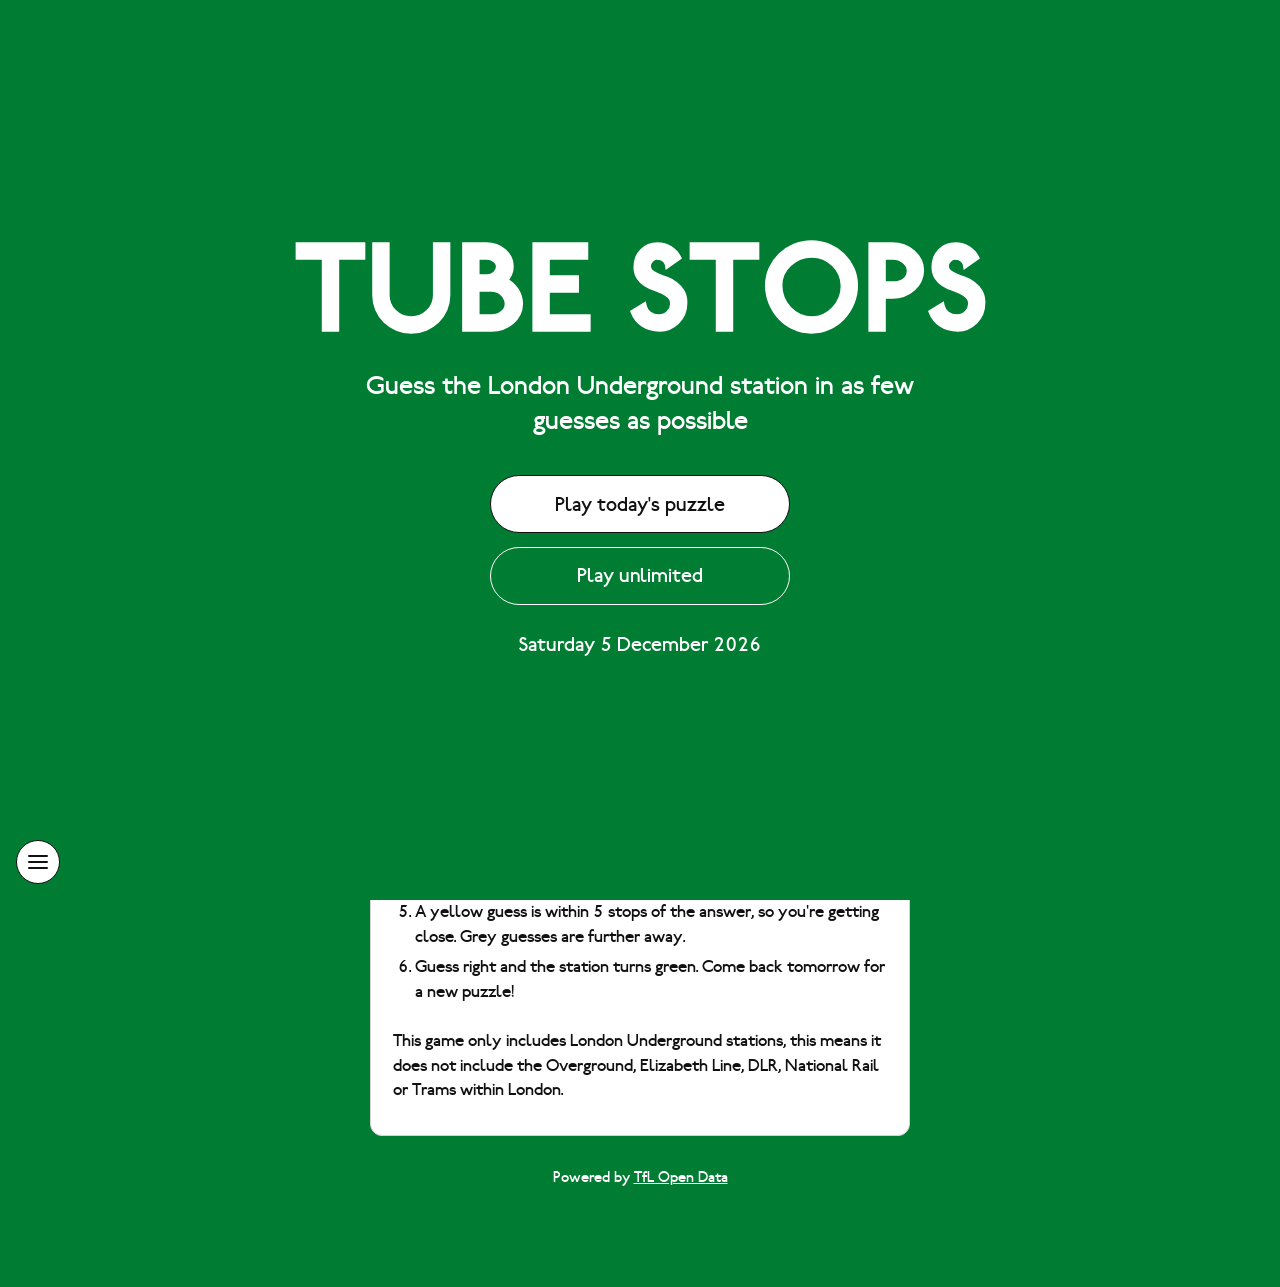
<file: index.html>
<!DOCTYPE html>
<html lang="en">
<head>
    <meta charset="UTF-8">
    <meta name="viewport" content="width=device-width, initial-scale=1.0">
    <meta name="theme-color" content="#f5f5f5">
    <script async src="https://pagead2.googlesyndication.com/pagead/js/adsbygoogle.js?client=ca-pub-7421548474949513"
     crossorigin="anonymous"></script>
    
     <script data-goatcounter="https://liamoreillygevert.goatcounter.com/count"
        async src="//gc.zgo.at/count.js"></script>
        
    <title>Tube Stops</title>

    <!-- Preview text when the link is shared (WhatsApp, iMessage, social media) -->
    <meta name="description" content="Guess the London Underground station from the tube lines that meet there. A new puzzle every day.">
    <meta property="og:type" content="website">
    <meta property="og:site_name" content="Tube Stops">
    <meta property="og:title" content="Tube Stops: the daily London Underground puzzle">
    <meta property="og:description" content="Guess the London Underground station from the tube lines that meet there. A new puzzle every day.">
    <meta name="twitter:card" content="summary">
    <meta name="twitter:title" content="Tube Stops: the daily London Underground puzzle">
    <meta name="twitter:description" content="Guess the London Underground station from the tube lines that meet there. A new puzzle every day.">
    <link rel="stylesheet" href="style.css">
</head>

<body class="on-landing">

<!-- Burger button: opens the side menu with links to both game modes -->
<button id="menu-button" class="menu-button" type="button" aria-label="Open menu" aria-controls="side-menu" aria-expanded="false">
    <svg viewBox="0 0 20 14" aria-hidden="true">
        <path d="M1 1h18M1 7h18M1 13h18" fill="none" stroke="currentColor" stroke-width="2" stroke-linecap="round"/>
    </svg>
</button>

<!-- Side menu, slides in from the left. game.js opens and closes it -->
<dialog id="side-menu" class="side-menu" aria-label="Menu">

    <!-- Inner box fills the panel, so a click on the dialog
         itself only happens on the blurred area outside -->
    <div class="menu-body">

        <button id="menu-close" class="menu-close" type="button" aria-label="Close menu">&times;</button>

        <p class="menu-title">TUBE STOPS</p>

        <nav class="menu-links" aria-label="Game modes">
            <a href="index.html" class="menu-link" aria-current="page">Daily puzzle</a>
            <a href="unlimited.html" class="menu-link">Unlimited</a>
        </nav>

        <div class="menu-footer">
            <p>Made by Liam and Chantal</p>
            <p>Contact us at <a href="mailto:tubestopsgame@gmail.com">tubestopsgame@gmail.com</a></p>
        </div>

    </div>

</dialog>

<!-- Landing screen, shown over the game until Play is pressed -->
<section class="landing" id="landing">

    <p class="landing-title" role="heading" aria-level="2">TUBE STOPS</p>

    <p class="landing-text">
        Guess the London Underground station in as few guesses as possible
    </p>

    <button id="play-button" class="play-button" type="button">
        Play today's puzzle
    </button>

    <!-- Random puzzles, one after another, on their own page -->
    <a href="unlimited.html" class="play-button unlimited-button">
        Play unlimited
    </a>

    <p class="landing-date" id="landing-date"></p>

</section>

<header class="title-stack" id="title-stack">
    <h1 class="title"><span id="title-text">TUBE STOPS</span></h1>
    <!-- Extra copies added by game.js as the page scrolls -->
    <div id="title-repeats" aria-hidden="true"></div>
</header>

<main class="game">

    <!-- The map is drawn by game.js from today's puzzle -->
    <div class="map-container">
        <svg id="tube-map" viewBox="0 0 400 260" role="img" aria-label="Tube lines meeting at the mystery station"></svg>
    </div>

    <div class="answer-area" id="answer-area">

        <input
            id="answer-input"
            type="text"
            placeholder="Answer..."
            autocomplete="off"
            spellcheck="false"
            role="combobox"
            aria-expanded="false"
            aria-controls="suggestions"
        >

        <ul id="suggestions" class="suggestions" role="listbox" hidden></ul>

    </div>

    <div id="result" class="row" hidden></div>

    <!-- Shown once today's puzzle is finished -->
    <a id="next-button" class="next-button" href="unlimited.html" hidden>Play unlimited</a>

    <div id="guesses"></div>

</main>

<!-- PLACEHOLDER: draft rules, edit the wording as needed.
     Numbers in <span data-rule> are filled in from game.js settings. -->
<section class="rules" aria-labelledby="rules-heading">

    <h2 id="rules-heading">How to play</h2>

    <p>
        Every day there's a new mystery London Underground station.
        The map shows the tube lines that meet there. Can you name it?
    </p>

    <ol>
        <li>Count the lines: each line crossing the centre circle is a different tube line, so if you see 3 lines, the answer is a station on 3 tube lines.</li>
        <li>Start typing a station name and pick it from the list. You have <span data-rule="max">10</span> guesses.</li>
        <li>After <span data-rule="colours">3</span> wrong guesses, the lines show their colours.</li>
        <li>After <span data-rule="stops">7</span> wrong guesses, the next stop on each line is revealed.</li>
        <li>A yellow guess is within <span data-rule="close">5</span> stops of the answer, so you're getting close. Grey guesses are further away.</li>
        <li>Guess right and the station turns green. Come back tomorrow for a new puzzle!</li>
    </ol>

    <p>
        <br>
        <i>This game only includes London Underground stations, this means it does not include the Overground, Elizabeth Line, DLR, National Rail or Trams within London.</i>
    </p>

</section>

<!-- Credit required by TfL's open data terms -->
<footer class="credit">
    Powered by <a href="https://tfl.gov.uk/info-for/open-data-users/" target="_blank" rel="noopener noreferrer">TfL Open Data</a>
</footer>

<!-- End-of-game pop-up, filled in by game.js -->
<dialog id="end-popup" class="popup" aria-labelledby="popup-heading">

    <!-- Inner box holds the padding, so a click on the dialog
         itself only happens on the dark area outside -->
    <div class="popup-body">

        <h2 id="popup-heading" class="popup-heading"></h2>
        <p id="popup-station" class="popup-station"></p>
        <p id="popup-message" class="popup-message"></p>

        <div class="popup-buttons">
            <a id="popup-next" class="popup-close popup-next" href="unlimited.html">Play unlimited</a>
            <button id="popup-close" class="popup-close" type="button" autofocus>Close</button>
        </div>

    </div>

</dialog>

<!-- Opens TfL's tube map in a new tab for players who want help -->
<a
    class="easy-mode"
    href="https://tfl.gov.uk/maps/track"
    target="_blank"
    rel="noopener noreferrer"
    aria-label="Extra hint: open the TfL tube map in a new tab"
>Extra hint <span aria-hidden="true">↗</span></a>

<!-- Testing only: cycles through every puzzle in puzzles.js -->
<button id="test-button" class="test-button" type="button"></button>

<script src="stations.js"></script>
<script src="connections.js"></script>
<script src="puzzles.js"></script>
<script src="game.js"></script>

</body>
</html>
</file>
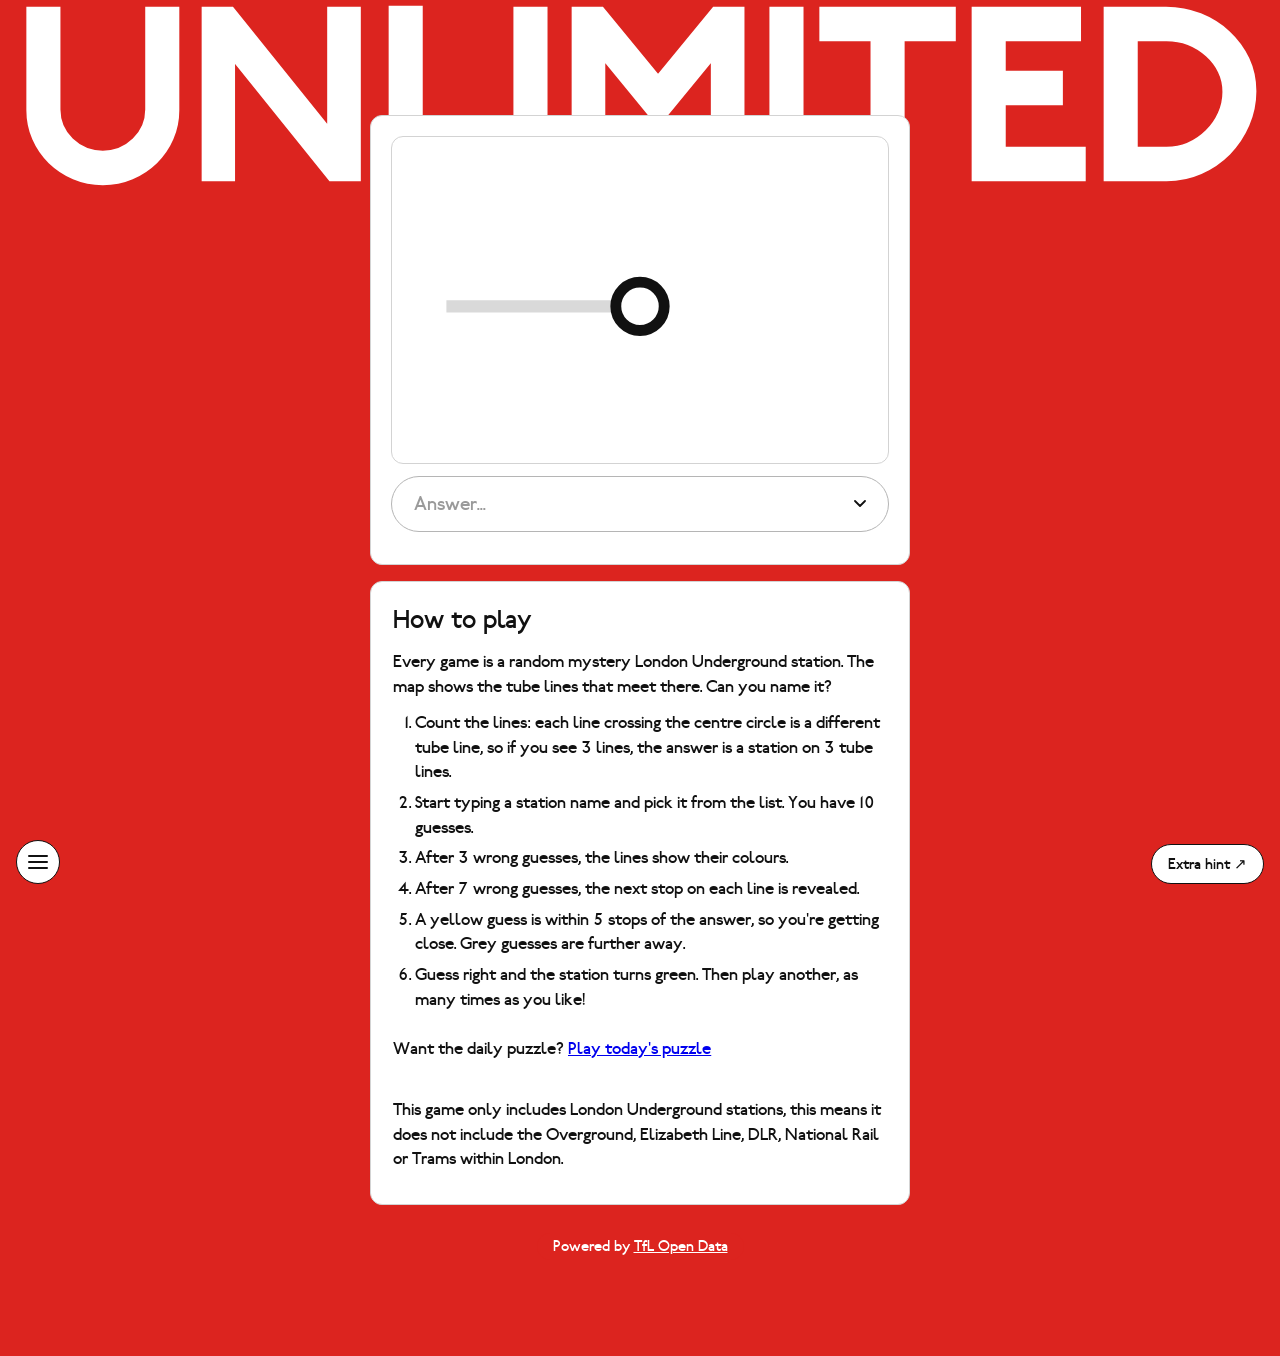
<file: unlimited.html>
<!DOCTYPE html>
<html lang="en">
<head>
    <meta charset="UTF-8">
    <meta name="viewport" content="width=device-width, initial-scale=1.0">
    <meta name="theme-color" content="#f5f5f5">
    <script async src="https://pagead2.googlesyndication.com/pagead/js/adsbygoogle.js?client=ca-pub-7421548474949513"
     crossorigin="anonymous"></script>
    <title>Tube Stops Unlimited</title>
    <meta name="description" content="Guess the London Underground station from the tube lines that meet there. Play as many random puzzles as you like.">
    <link rel="stylesheet" href="style.css">
</head>

<!-- data-mode tells game.js to play random puzzles back to back -->
<body data-mode="unlimited">

<!-- Burger button: opens the side menu with links to both game modes -->
<button id="menu-button" class="menu-button" type="button" aria-label="Open menu" aria-controls="side-menu" aria-expanded="false">
    <svg viewBox="0 0 20 14" aria-hidden="true">
        <path d="M1 1h18M1 7h18M1 13h18" fill="none" stroke="currentColor" stroke-width="2" stroke-linecap="round"/>
    </svg>
</button>

<!-- Side menu, slides in from the left. game.js opens and closes it -->
<dialog id="side-menu" class="side-menu" aria-label="Menu">

    <!-- Inner box fills the panel, so a click on the dialog
         itself only happens on the blurred area outside -->
    <div class="menu-body">

        <button id="menu-close" class="menu-close" type="button" aria-label="Close menu">&times;</button>

        <p class="menu-title">TUBE STOPS</p>

        <nav class="menu-links" aria-label="Game modes">
            <a href="index.html" class="menu-link">Daily puzzle</a>
            <a href="unlimited.html" class="menu-link" aria-current="page">Unlimited</a>
        </nav>

        <div class="menu-footer">
            <p>Made by Liam and Chantal</p>
            <p>Contact us at <a href="mailto:tubestopsgame@gmail.com">tubestopsgame@gmail.com</a></p>
        </div>

    </div>

</dialog>

<header class="title-stack" id="title-stack">
    <h1 class="title"><span id="title-text">UNLIMITED</span></h1>
    <!-- Extra copies added by game.js as the page scrolls -->
    <div id="title-repeats" aria-hidden="true"></div>
</header>

<main class="game">

    <!-- The map is drawn by game.js from the current puzzle -->
    <div class="map-container">
        <svg id="tube-map" viewBox="0 0 400 260" role="img" aria-label="Tube lines meeting at the mystery station"></svg>
    </div>

    <div class="answer-area" id="answer-area">

        <input
            id="answer-input"
            type="text"
            placeholder="Answer..."
            autocomplete="off"
            spellcheck="false"
            role="combobox"
            aria-expanded="false"
            aria-controls="suggestions"
        >

        <ul id="suggestions" class="suggestions" role="listbox" hidden></ul>

    </div>

    <div id="result" class="row" hidden></div>

    <button id="next-button" class="next-button" type="button" hidden>Play another</button>

    <div id="guesses"></div>

</main>

<!-- PLACEHOLDER: draft rules, edit the wording as needed.
     Numbers in <span data-rule> are filled in from game.js settings. -->
<section class="rules" aria-labelledby="rules-heading">

    <h2 id="rules-heading">How to play</h2>

    <p>
        Every game is a random mystery London Underground station.
        The map shows the tube lines that meet there. Can you name it?
    </p>

    <ol>
        <li>Count the lines: each line crossing the centre circle is a different tube line, so if you see 3 lines, the answer is a station on 3 tube lines.</li>
        <li>Start typing a station name and pick it from the list. You have <span data-rule="max">10</span> guesses.</li>
        <li>After <span data-rule="colours">3</span> wrong guesses, the lines show their colours.</li>
        <li>After <span data-rule="stops">7</span> wrong guesses, the next stop on each line is revealed.</li>
        <li>A yellow guess is within <span data-rule="close">5</span> stops of the answer, so you're getting close. Grey guesses are further away.</li>
        <li>Guess right and the station turns green. Then play another, as many times as you like!</li>
    </ol>

    <p>
        <br>
        Want the daily puzzle? <a href="index.html">Play today's puzzle</a>
    </p>

    <p>
        <br>
        <i>This game only includes London Underground stations, this means it does not include the Overground, Elizabeth Line, DLR, National Rail or Trams within London.</i>
    </p>

</section>

<!-- Credit required by TfL's open data terms -->
<footer class="credit">
    Powered by <a href="https://tfl.gov.uk/info-for/open-data-users/" target="_blank" rel="noopener noreferrer">TfL Open Data</a>
</footer>

<!-- End-of-game pop-up, filled in by game.js -->
<dialog id="end-popup" class="popup" aria-labelledby="popup-heading">

    <!-- Inner box holds the padding, so a click on the dialog
         itself only happens on the dark area outside -->
    <div class="popup-body">

        <h2 id="popup-heading" class="popup-heading"></h2>
        <p id="popup-station" class="popup-station"></p>
        <p id="popup-message" class="popup-message"></p>

        <div class="popup-buttons">
            <button id="popup-next" class="popup-close popup-next" type="button" autofocus>Play another</button>
            <button id="popup-close" class="popup-close" type="button">Close</button>
        </div>

    </div>

</dialog>

<!-- Opens TfL's tube map in a new tab for players who want help -->
<a
    class="easy-mode"
    href="https://tfl.gov.uk/maps/track"
    target="_blank"
    rel="noopener noreferrer"
    aria-label="Extra hint: open the TfL tube map in a new tab"
>Extra hint <span aria-hidden="true">↗</span></a>

<!-- Testing only: hidden in unlimited, kept so game.js finds it -->
<button id="test-button" class="test-button" type="button" hidden></button>

<script src="stations.js"></script>
<script src="connections.js"></script>
<script src="puzzles.js"></script>
<script src="game.js"></script>

</body>
</html>
</file>
<file: style.css>
/* =====================================
   FONT
   Railway by Greg Fleming, an open-source
   version of Edward Johnston's 1916 Underground
   typeface (SIL Open Font License, see fonts/).
   It only comes in one weight, so text is set
   at 400 rather than letting the browser fake bold.
   ===================================== */

@font-face {
    font-family: "Railway";
    src:
        url("fonts/railway.woff") format("woff"),
        url("fonts/Railway.otf") format("opentype");
    font-weight: 400;
    font-style: normal;
    font-display: swap;
}

* {
    box-sizing: border-box;
}

[hidden] {
    display: none !important;
}

:root {
    --page: #f5f5f5;   /* replaced daily with a tube line colour by game.js */
    --on-page: #ffffff;  /* text on the page colour; black on light lines */
    --card: #ffffff;
    --panel: #ffffff;
    --ink: #111111;
    --border: #d3d3d3;          /* thin outlines on cards, map and pills */
    --border-strong: #b5b5b5;
    --placeholder: #9a9a9a;
    --wrong: #fdf3d8;
    --wrong-border: #e5b53f;
    --far: #eeeeee;
    --far-border: #c8c8c8;
    --correct: #6aaa64;
    --hover: #f3f3f3;
    --radius: 12px;

    --font: "Railway", "Gill Sans", "Gill Sans MT", -apple-system,
        BlinkMacSystemFont, "Helvetica Neue", Arial, sans-serif;

    /* Sizes below are for phones; tablet and desktop override them */
    --card-width: 440px;
    --card-padding: 14px;
    --title-top: 10px;
    --title-spacing: 0.05em;
    --row-height: 52px;
    --row-text: 18px;
    --gap: 10px;
    --label-size: 18px;   /* in map units; the map shrinks on phones */
}

html {
    -webkit-text-size-adjust: 100%;
}

body {
    margin: 0;
    min-height: 100vh;

    position: relative;
    overflow-x: hidden;

    /* Bottom padding leaves room to scroll past the test button */
    padding: 0 16px 80px;

    display: flex;
    flex-direction: column;
    align-items: center;

    background-color: var(--page);

    font-family: var(--font);
    font-weight: 400;
    font-synthesis: none;
    color: var(--ink);
}


/* =====================================
   TITLE
   Giant white lettering fixed behind the page.
   game.js sizes it to fill the screen width, stores
   its height in --title-height, and reveals extra
   copies of the title underneath as the page scrolls.
   ===================================== */

.title-stack {
    position: fixed;
    top: var(--title-top);
    left: 0;
    right: 0;
    z-index: 0;

    text-align: center;
    white-space: nowrap;
    color: var(--on-page);

    font-size: 15vw;   /* rough size until game.js measures it */
    font-weight: 400;

    /* Railway has no bold, so thicken the strokes */
    -webkit-text-stroke: 0.045em currentColor;

    /* Extra room between letters, since the thicker strokes close the gaps */
    letter-spacing: var(--title-spacing);

    pointer-events: none;
    user-select: none;
}

.title,
.title-repeat {
    margin: 0;

    /* Letter-spacing also adds a gap after the last letter; matching
       it on the left keeps the words centred */
    padding-left: var(--title-spacing);
    font-size: 1em;
    font-weight: 400;
    line-height: 0.78;
}

.title-repeat {
    margin-top: 0.08em;
    opacity: 0;
    transform: translateY(-20%);
    transition: opacity 0.25s ease, transform 0.25s ease;
}

.title-repeat.shown {
    opacity: 1;
    transform: none;
}

@media (prefers-reduced-motion: reduce) {
    .title-repeat {
        transform: none;
        transition: none;
    }
}


/* =====================================
   CARD
   ===================================== */

/* On phones the card sits just below the title */
.game {
    position: relative;
    z-index: 2;   /* above the rules card, so the dropdown can overlap it */

    width: 100%;
    max-width: var(--card-width);
    margin-top: calc(var(--title-top) + var(--title-height, 13vw) + 14px);
    padding: var(--card-padding);

    background: var(--card);
    border: 1px solid var(--border);
    border-radius: var(--radius);
}


/* =====================================
   RULES
   ===================================== */

.rules {
    position: relative;
    z-index: 1;

    width: 100%;
    max-width: var(--card-width);
    margin-top: 16px;
    padding: 20px 22px;

    background: var(--card);
    border: 1px solid var(--border);
    border-radius: var(--radius);

    font-size: 17px;
    line-height: 1.45;
}

.rules h2 {
    margin: 0 0 10px;
    font-size: 26px;
    font-weight: 400;
}

.rules p {
    margin: 0 0 12px;
}

.rules ol {
    margin: 0;
    padding-left: 22px;
}

.rules li + li {
    margin-top: 6px;
}


/* =====================================
   CREDIT
   ===================================== */

.credit {
    position: relative;
    z-index: 1;

    margin-top: 28px;
    padding: 6px 16px;

    /* Its own backing, so it stays readable over the big background title */
    background: var(--page);
    border-radius: 999px;

    text-align: center;
    font-size: 15px;
    color: var(--on-page);
}

.credit a {
    color: inherit;
}


/* =====================================
   MAP
   ===================================== */

.map-container {
    padding: 6px;

    background: var(--panel);
    border: 1px solid var(--border);
    border-radius: var(--radius);
}

#tube-map {
    width: 100%;
    display: block;
}

.tube-line {
    stroke-width: 10;
    stroke-linecap: butt;
    transition: stroke 0.5s ease;
}

/* The white outline cuts a small gap between line and dot */
/* A thin white outline keeps side-by-side dots (12 apart) from merging */
.stop {
    stroke: var(--panel);
    stroke-width: 1.5;
    transition: fill 0.5s ease, opacity 0.5s ease;
}

/* End dots stay hidden until the next stops are revealed */
.stop.hidden {
    opacity: 0;
}

/* White circle with a black ring, like an interchange on the tube map */
.central-station {
    fill: #ffffff;
    stroke: var(--ink);
    stroke-width: 9;
}

.station-label {
    font-family: var(--font);
    font-size: var(--label-size);
    fill: var(--ink);
    transition: opacity 0.5s ease;

    /* White halo keeps labels readable where they cross a line */
    stroke: var(--panel);
    stroke-width: 5px;
    stroke-linejoin: round;
    paint-order: stroke;
}

.station-label.hidden {
    opacity: 0;
}

/* Small name written inside each line once the colours show */
.line-name {
    font-family: var(--font);
    font-size: 7px;   /* in map units: fits inside the 10-wide line */
    letter-spacing: 0.02em;
    pointer-events: none;
    transition: opacity 0.5s ease, fill 0.5s ease;
}

.line-name.hidden {
    opacity: 0;
}

@keyframes fade-in {
    from { opacity: 0; }
    to { opacity: 1; }
}


/* =====================================
   ANSWER + GUESS ROWS
   ===================================== */

.answer-area {
    position: relative;
    margin-top: var(--gap);
}

#answer-input,
.row {
    width: 100%;
    height: var(--row-height);
    padding: 0 22px;

    display: flex;
    align-items: center;

    background: var(--panel);
    border: 1px solid var(--border-strong);
    border-radius: 999px;

    font-family: var(--font);
    font-size: var(--row-text);   /* 16px or more stops iOS zooming in */
    font-weight: 400;
    color: var(--ink);
}

#answer-input {
    outline: none;
    -webkit-appearance: none;
    appearance: none;

    /* Small arrow on the right so it reads as a dropdown */
    padding-right: 48px;
    background-image: url("data:image/svg+xml,%3Csvg xmlns='http://www.w3.org/2000/svg' viewBox='0 0 12 8'%3E%3Cpath d='M1 1l5 5 5-5' fill='none' stroke='%23111' stroke-width='1.8' stroke-linecap='round' stroke-linejoin='round'/%3E%3C/svg%3E");
    background-repeat: no-repeat;
    background-position: right 22px center;
    background-size: 12px 8px;
}

#answer-input::placeholder {
    color: var(--placeholder);
}

#answer-input:focus {
    border-color: var(--ink);
}

#result {
    margin-top: var(--gap);
}

#guesses {
    display: flex;
    flex-direction: column;
    gap: var(--gap);
    margin-top: var(--gap);
}

/* Wrong but within a few stops of the answer */
.row.close {
    background: var(--wrong);
    border-color: var(--wrong-border);
}

/* Wrong and further away */
.row.far {
    background: var(--far);
    border-color: var(--far-border);
}

.row.correct {
    background: var(--correct);
    border-color: var(--correct);
    color: #ffffff;
}

.row.revealed {
    background: var(--ink);
    border-color: var(--ink);
    color: #ffffff;
}

.row {
    animation: fade-in 0.3s ease;
}

/* Once the game ends: Play another (unlimited) or a link to unlimited (daily) */
.next-button {
    display: flex;
    align-items: center;
    justify-content: center;
    width: 100%;
    height: var(--row-height);
    margin-top: var(--gap);

    background: var(--panel);
    color: var(--ink);
    border: 1px solid var(--ink);
    border-radius: 999px;

    font-family: var(--font);
    font-size: var(--row-text);
    text-decoration: none;
    cursor: pointer;
    animation: fade-in 0.3s ease;
}

.next-button:hover {
    background: var(--hover);
}


/* =====================================
   DROPDOWN
   ===================================== */

.suggestions {
    position: absolute;
    top: calc(var(--row-height) + 6px);
    left: 0;
    right: 0;
    z-index: 10;

    /* Short enough to stay above a phone's on-screen keyboard */
    max-height: min(300px, 40vh);
    overflow-y: auto;
    -webkit-overflow-scrolling: touch;
    margin: 0;
    padding: 4px;
    list-style: none;

    background: var(--panel);
    border: 1px solid var(--border);
    border-radius: var(--radius);
    box-shadow: 0 6px 16px rgba(0, 0, 0, 0.08);
}

.suggestions li {
    padding: 12px 18px;
    border-radius: 8px;

    font-size: var(--row-text);
    cursor: pointer;
    -webkit-tap-highlight-color: transparent;
}

.suggestions li.active {
    background: var(--hover);
}

/* Only show hover on devices with a real pointer, so taps don't stick */
@media (hover: hover) {
    .suggestions li:hover {
        background: var(--hover);
    }
}

.suggestions li.empty {
    color: var(--placeholder);
    cursor: default;
    background: none;
}


/* =====================================
   LANDING SCREEN
   Covers the game until Play is pressed. Uses the
   same daily tube-line colour as the page.
   ===================================== */

body.on-landing {
    overflow: hidden;
}

.landing {
    position: fixed;
    inset: 0;
    z-index: 15;   /* above the game, below the test button */

    display: flex;
    flex-direction: column;
    align-items: center;
    justify-content: center;
    padding: 24px 16px;

    background: var(--page);
    color: var(--on-page);
    text-align: center;

    transition: opacity 0.3s ease;
}

.landing.leaving {
    opacity: 0;
    pointer-events: none;
}

.landing-title {
    margin: 0;

    font-size: min(14vw, 120px);
    line-height: 0.8;
    white-space: nowrap;

    /* Same treatment as the background title */
    -webkit-text-stroke: 0.045em currentColor;
    letter-spacing: var(--title-spacing);
    padding-left: var(--title-spacing);
}

.landing-text {
    max-width: 22em;
    margin: 28px 0 0;

    font-size: clamp(19px, 2.2vw, 26px);
    line-height: 1.35;
}

.play-button {
    min-width: min(300px, 100%);
    height: 58px;
    margin-top: 36px;
    padding: 0 40px;

    background: #ffffff;
    color: var(--ink);
    border: 1px solid var(--ink);
    border-radius: 999px;

    font-family: var(--font);
    font-size: 20px;

    cursor: pointer;
    transition: transform 0.15s ease;
}

.play-button:hover {
    transform: scale(1.03);
}

.play-button:focus-visible {
    outline: 3px solid var(--on-page);
    outline-offset: 3px;
}

/* Link to unlimited.html: an outline version of the Play button */
.unlimited-button {
    display: inline-flex;
    align-items: center;
    justify-content: center;
    margin-top: 14px;

    background: transparent;
    color: var(--on-page);
    border-color: var(--on-page);

    text-decoration: none;
}

.landing-date {
    margin: 30px 0 0;
    font-size: 20px;
}

@media (prefers-reduced-motion: reduce) {
    .landing,
    .play-button {
        transition: none;
    }
}


/* =====================================
   END-OF-GAME POP-UP
   ===================================== */

.popup {
    width: min(400px, calc(100% - 32px));
    padding: 0;

    background: var(--card);
    color: var(--ink);
    border: 1px solid var(--border);
    border-top: 8px solid var(--page);   /* today's line colour */
    border-radius: var(--radius);
    box-shadow: 0 12px 40px rgba(0, 0, 0, 0.25);

    font-family: var(--font);
    text-align: center;
}

.popup[open] {
    animation: popup-in 0.3s ease;
}

.popup-body {
    position: relative;
    padding: 36px 28px 28px;
}

.popup::backdrop {
    background: rgba(0, 0, 0, 0.45);
}

@keyframes popup-in {
    from { opacity: 0; transform: translateY(12px) scale(0.97); }
    to { opacity: 1; transform: none; }
}

.popup-heading {
    margin: 0;
    font-size: 26px;
    font-weight: 400;
}

.popup-station {
    margin: 16px 0 0;
    font-size: 38px;
    line-height: 1.1;
}

/* A darker green than the guess pill, so the name is easy to read */
.popup.won .popup-station {
    color: #3f7f3a;
}

.popup-message {
    margin: 16px 0 0;
    font-size: 19px;
}

.popup-close {
    min-width: 160px;
    height: 50px;
    margin-top: 26px;
    padding: 0 32px;

    background: var(--panel);
    color: var(--ink);
    border: 1px solid var(--ink);
    border-radius: 999px;

    font-family: var(--font);
    font-size: 18px;
    cursor: pointer;
}

.popup-close:hover {
    background: var(--hover);
}

/* Play another (or Play unlimited) sits beside Close */
.popup-buttons {
    display: flex;
    flex-wrap: wrap;
    justify-content: center;
    gap: 10px;
    margin-top: 26px;
}

.popup-buttons .popup-close {
    display: inline-flex;
    align-items: center;
    justify-content: center;
    min-width: 140px;
    margin-top: 0;
    text-decoration: none;
}

.popup-next {
    background: var(--ink);
    color: #ffffff;
}

.popup-next:hover {
    background: #333333;
}

@media (prefers-reduced-motion: reduce) {
    .popup[open] {
        animation: none;
    }
}


/* =====================================
   SIDE MENU
   Burger button in the bottom-left corner opens a
   panel that slides in from the left, blurring
   the page behind it.
   ===================================== */

.menu-button {
    position: fixed;
    left: 16px;
    bottom: calc(16px + env(safe-area-inset-bottom));
    z-index: 25;   /* above the landing screen and the corner buttons */

    width: 44px;
    height: 44px;
    padding: 0;

    display: flex;
    align-items: center;
    justify-content: center;

    background: var(--panel);
    color: var(--ink);
    border: 1px solid var(--ink);
    border-radius: 999px;

    cursor: pointer;
    -webkit-tap-highlight-color: transparent;
}

.menu-button svg {
    width: 20px;
    height: 14px;
}

.menu-button:hover {
    background: var(--hover);
}

.menu-button:focus-visible {
    outline: 3px solid var(--on-page);
    outline-offset: 3px;
}

.side-menu {
    /* Undo the browser's centred dialog so it hugs the left edge */
    position: fixed;
    inset: 0 auto 0 0;
    width: min(320px, 85vw);
    height: 100%;
    max-width: none;
    max-height: none;
    margin: 0;
    padding: 0;

    background: var(--card);
    color: var(--ink);
    border: none;
    border-right: 8px solid var(--page);   /* today's line colour */
    box-shadow: 0 0 40px rgba(0, 0, 0, 0.25);

    font-family: var(--font);
}

.side-menu[open] {
    animation: menu-in 0.3s ease;
}

.side-menu.closing {
    animation: menu-out 0.25s ease forwards;
}

.side-menu::backdrop {
    background: rgba(0, 0, 0, 0.25);
    -webkit-backdrop-filter: blur(6px);
    backdrop-filter: blur(6px);
}

.side-menu[open]::backdrop {
    animation: fade-in 0.3s ease;
}

.side-menu.closing::backdrop {
    animation: fade-out 0.25s ease forwards;
}

@keyframes menu-in {
    from { transform: translateX(-100%); }
    to { transform: none; }
}

@keyframes menu-out {
    from { transform: none; }
    to { transform: translateX(-100%); }
}

@keyframes fade-out {
    from { opacity: 1; }
    to { opacity: 0; }
}

.menu-body {
    height: 100%;
    padding: calc(24px + env(safe-area-inset-top)) 22px calc(24px + env(safe-area-inset-bottom));

    display: flex;
    flex-direction: column;
    overflow-y: auto;
}

.menu-close {
    position: absolute;
    top: calc(14px + env(safe-area-inset-top));
    right: 14px;

    width: 40px;
    height: 40px;
    padding: 0;

    background: none;
    color: var(--ink);
    border: none;
    border-radius: 999px;

    font-family: var(--font);
    font-size: 30px;
    line-height: 1;
    cursor: pointer;
}

.menu-close:hover {
    background: var(--hover);
}

.menu-close:focus-visible,
.menu-link:focus-visible,
.menu-footer a:focus-visible {
    outline: 2px solid var(--ink);
    outline-offset: 3px;
}

.menu-title {
    margin: 6px 0 0;
    padding-left: var(--title-spacing);

    font-size: 34px;
    line-height: 0.9;
    letter-spacing: var(--title-spacing);
    -webkit-text-stroke: 0.045em currentColor;   /* same as the big title */
}

.menu-links {
    display: flex;
    flex-direction: column;
    gap: var(--gap);
    margin-top: 32px;
}

/* Pills like the guess rows; the page you're on is filled in */
.menu-link {
    display: flex;
    align-items: center;
    height: var(--row-height);
    padding: 0 22px;

    background: var(--panel);
    color: var(--ink);
    border: 1px solid var(--ink);
    border-radius: 999px;

    font-size: var(--row-text);
    text-decoration: none;
}

.menu-link:hover {
    background: var(--hover);
}

.menu-link[aria-current="page"] {
    background: var(--ink);
    color: #ffffff;
}

/* Pinned to the bottom of the panel */
.menu-footer {
    margin-top: auto;
    padding-top: 24px;
    border-top: 1px solid var(--border);

    font-size: 16px;
    line-height: 1.4;
}

.menu-footer p {
    margin: 0;
}

.menu-footer p + p {
    margin-top: 6px;
}

.menu-footer a {
    color: inherit;
    overflow-wrap: anywhere;   /* long email address on narrow phones */
}

@media (prefers-reduced-motion: reduce) {
    .side-menu[open],
    .side-menu.closing,
    .side-menu[open]::backdrop,
    .side-menu.closing::backdrop {
        animation: none;
    }
}


/* =====================================
   EASY MODE LINK
   ===================================== */

.easy-mode {
    position: fixed;
    right: 16px;
    bottom: calc(16px + env(safe-area-inset-bottom));
    z-index: 20;

    padding: 10px 16px;

    background: var(--panel);
    color: var(--ink);
    border: 1px solid var(--ink);
    border-radius: 999px;

    font-family: var(--font);
    font-size: 15px;
    text-decoration: none;
}

.easy-mode:hover {
    background: var(--hover);
}

.easy-mode:focus-visible {
    outline: 3px solid var(--on-page);
    outline-offset: 3px;
}

/* Only offered once the game is showing */
body.on-landing .easy-mode {
    display: none;
}


/* =====================================
   TEST BUTTON
   ===================================== */

.test-button {
    position: fixed;
    left: 72px;   /* beside the burger button */
    bottom: calc(16px + env(safe-area-inset-bottom));
    z-index: 20;

    padding: 10px 14px;

    background: var(--ink);
    color: #ffffff;
    border: none;
    border-radius: 999px;
    box-shadow: 0 0 0 2px rgba(255, 255, 255, 0.6);   /* visible on the black Northern day */

    font-family: var(--font);
    font-size: 14px;

    cursor: pointer;
    opacity: 0.85;
}

.test-button:hover {
    opacity: 1;
}


/* =====================================
   TABLET (600px and up)
   ===================================== */

@media (min-width: 600px) {

    :root {
        --card-width: 520px;
        --card-padding: 20px;
        --title-top: 14px;
        --row-height: 56px;
        --row-text: 19px;
        --gap: 12px;
        --label-size: 15px;
    }

    body {
        padding: 0 24px 96px;
    }

    /* Wider screens: the card overlaps the lower part of the title */
    .game {
        margin-top: calc(var(--title-top) + var(--title-height, 13vw) * 0.55);
    }
}


/* =====================================
   DESKTOP (1024px and up)
   ===================================== */

@media (min-width: 1024px) {

    :root {
        --card-width: 540px;
    }
}
</file>
